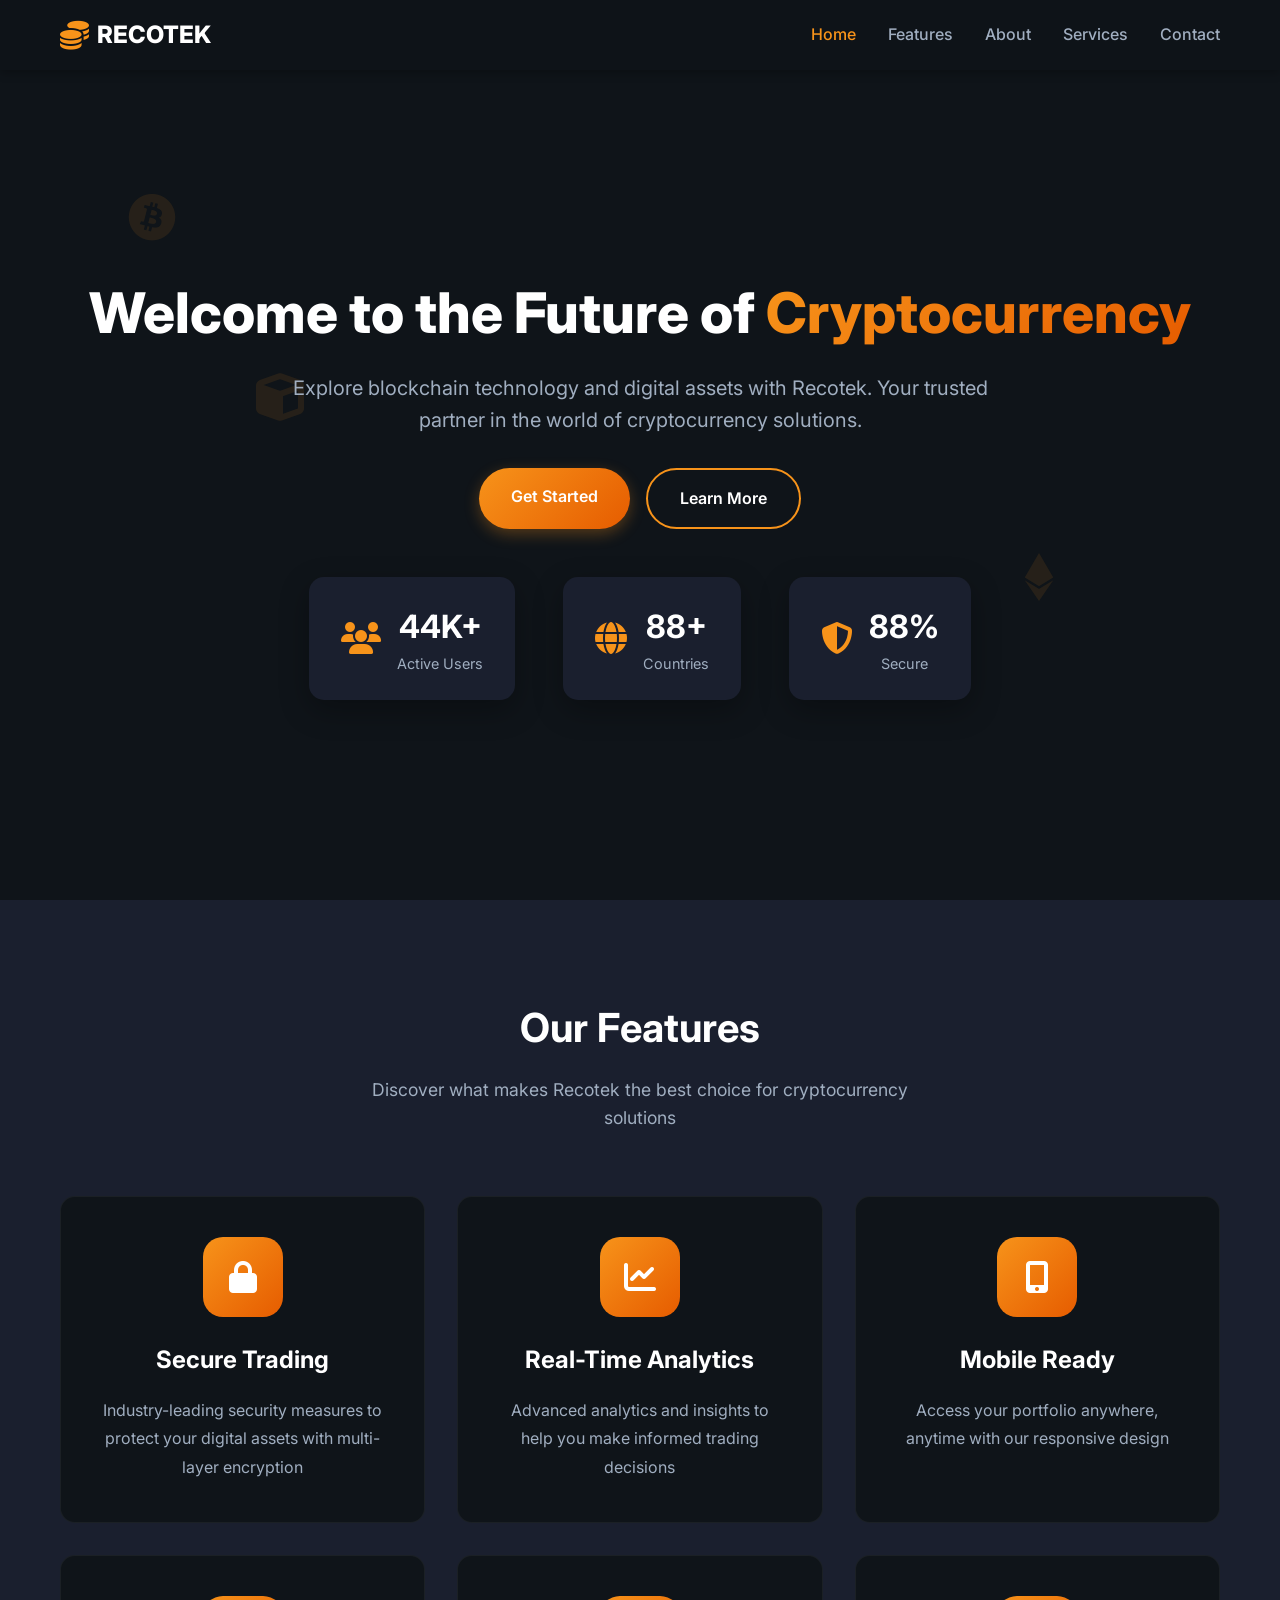
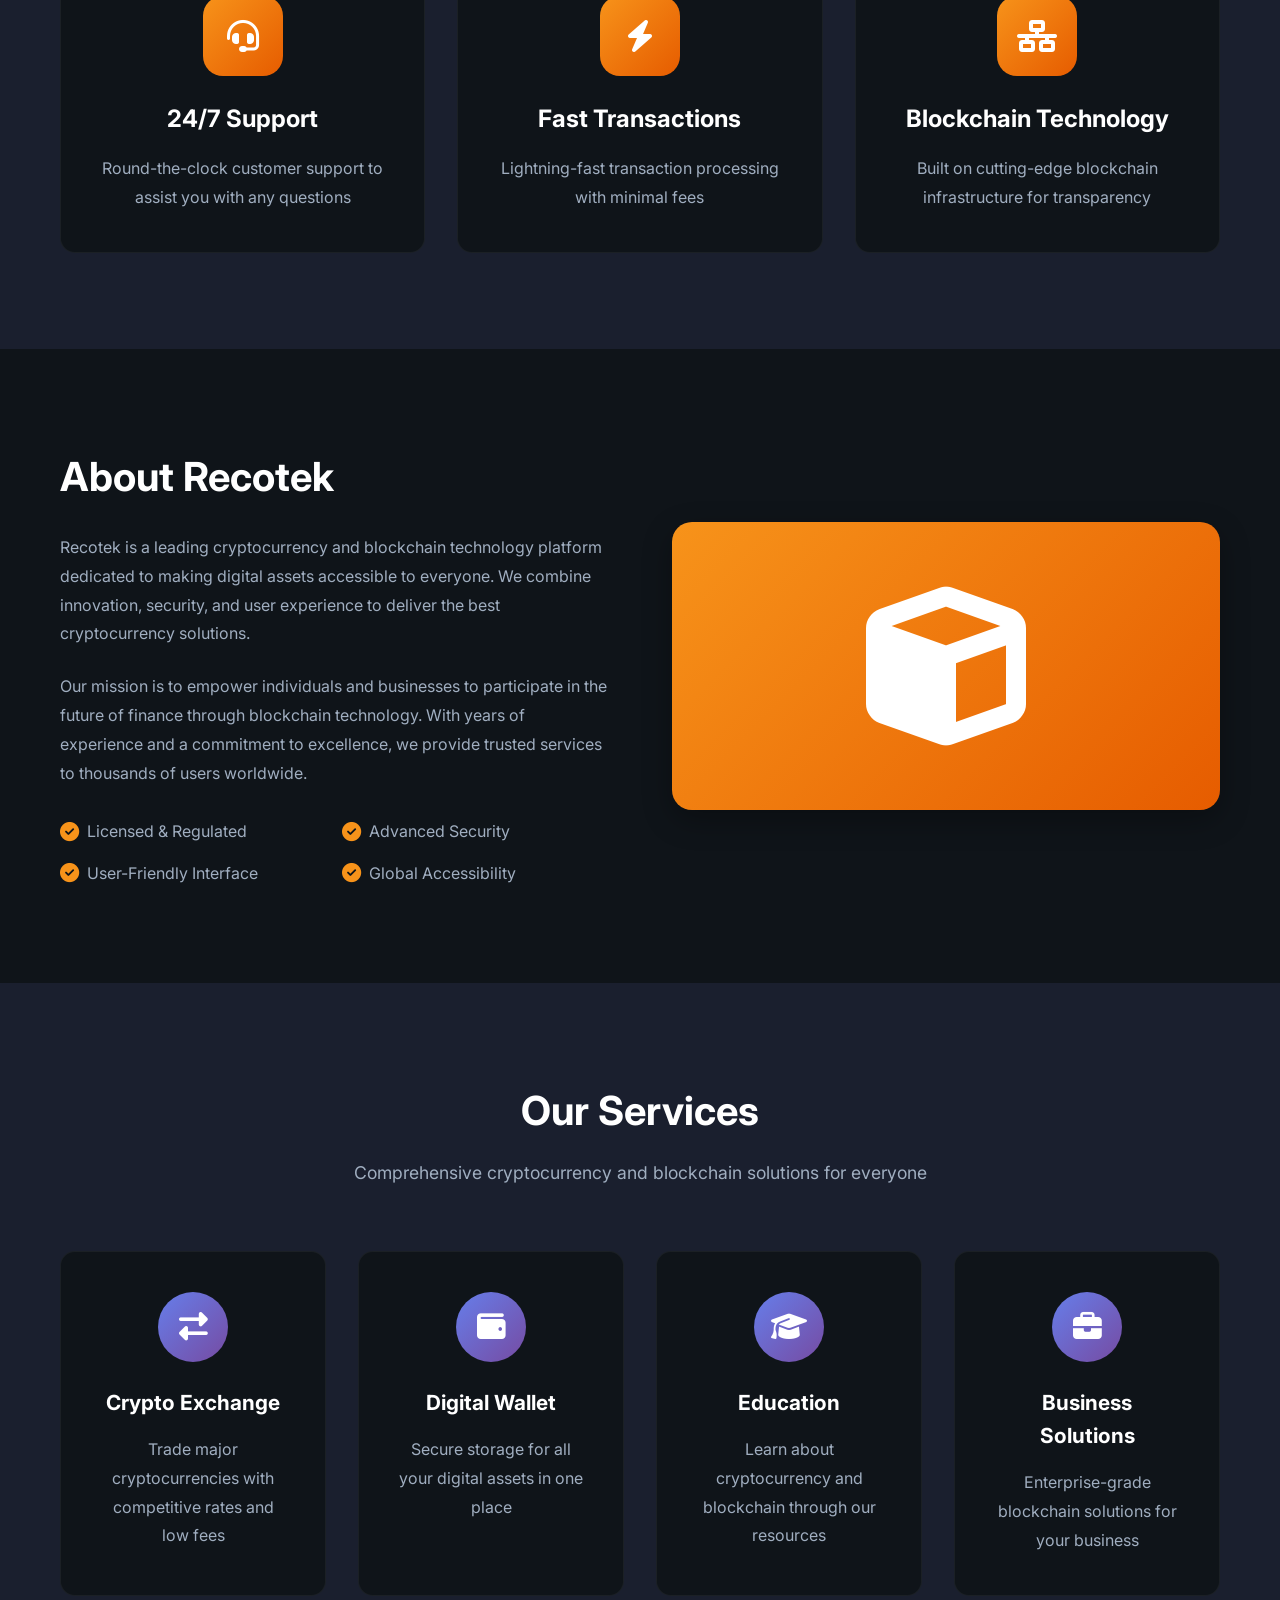
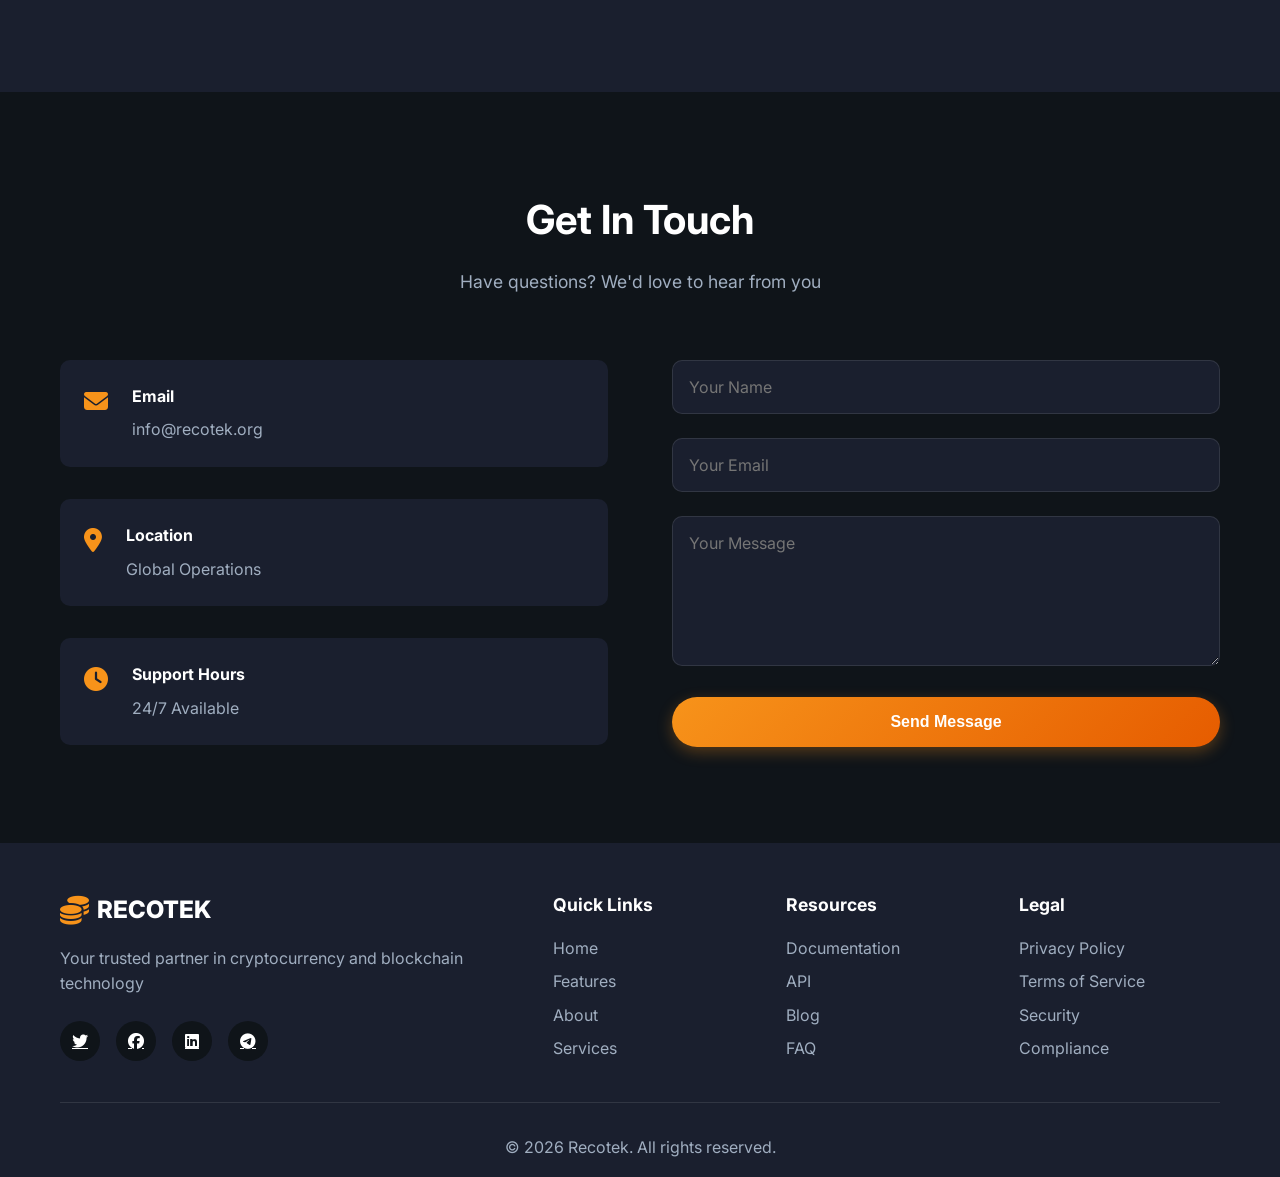
<file: index.html>
<!DOCTYPE html>
<html lang="en">
<head>
    <meta charset="UTF-8">
    <meta name="viewport" content="width=device-width, initial-scale=1.0">
    <meta name="description" content="Recotek - Your trusted partner in cryptocurrency and blockchain technology solutions">
    <meta name="keywords" content="cryptocurrency, blockchain, bitcoin, crypto trading, digital assets, recotek">
    <meta name="author" content="Recotek">
    
    <!-- Open Graph Meta Tags -->
    <meta property="og:title" content="Recotek - Cryptocurrency & Blockchain Solutions">
    <meta property="og:description" content="Leading provider of cryptocurrency and blockchain technology solutions">
    <meta property="og:type" content="website">
    <meta property="og:url" content="https://recotek.org">
    
    <title>Recotek - Cryptocurrency & Blockchain Solutions</title>
    
    <!-- Favicon -->
    <link rel="icon" type="image/png" href="data:image/svg+xml,<svg xmlns='http://www.w3.org/2000/svg' viewBox='0 0 100 100'><text y='.9em' font-size='90'>₿</text></svg>">
    
    <!-- Google Fonts -->
    <link href="https://fonts.googleapis.com/css2?family=Inter:wght@300;400;500;600;700;800&display=swap" rel="stylesheet">
    
    <!-- Font Awesome -->
    <link rel="stylesheet" href="https://cdnjs.cloudflare.com/ajax/libs/font-awesome/6.4.0/css/all.min.css">
    
    <!-- Custom CSS -->
    <link rel="stylesheet" href="css/style.css">
</head>
<body>
    <!-- Header -->
    <header class="header">
        <nav class="navbar">
            <div class="container">
                <div class="nav-wrapper">
                    <a href="#" class="logo">
                        <i class="fas fa-coins"></i>
                        <span>RECOTEK</span>
                    </a>
                    <ul class="nav-menu" id="navMenu">
                        <li><a href="#home" class="nav-link">Home</a></li>
                        <li><a href="#features" class="nav-link">Features</a></li>
                        <li><a href="#about" class="nav-link">About</a></li>
                        <li><a href="#services" class="nav-link">Services</a></li>
                        <li><a href="#contact" class="nav-link">Contact</a></li>
                    </ul>
                    <button class="menu-toggle" id="menuToggle">
                        <span></span>
                        <span></span>
                        <span></span>
                    </button>
                </div>
            </div>
        </nav>
    </header>

    <!-- Hero Section -->
    <section id="home" class="hero">
        <div class="container">
            <div class="hero-content">
                <h1 class="hero-title">
                    Welcome to the Future of
                    <span class="gradient-text">Cryptocurrency</span>
                </h1>
                <p class="hero-description">
                    Explore blockchain technology and digital assets with Recotek. 
                    Your trusted partner in the world of cryptocurrency solutions.
                </p>
                <div class="hero-buttons">
                    <a href="#features" class="btn btn-primary">Get Started</a>
                    <a href="#about" class="btn btn-secondary">Learn More</a>
                </div>
                <div class="crypto-stats">
                    <div class="stat-item">
                        <i class="fas fa-users"></i>
                        <div>
                            <h3>50K+</h3>
                            <p>Active Users</p>
                        </div>
                    </div>
                    <div class="stat-item">
                        <i class="fas fa-globe"></i>
                        <div>
                            <h3>100+</h3>
                            <p>Countries</p>
                        </div>
                    </div>
                    <div class="stat-item">
                        <i class="fas fa-shield-alt"></i>
                        <div>
                            <h3>100%</h3>
                            <p>Secure</p>
                        </div>
                    </div>
                </div>
            </div>
        </div>
        <div class="hero-bg-animation">
            <div class="crypto-icon" style="--i:1"><i class="fab fa-bitcoin"></i></div>
            <div class="crypto-icon" style="--i:2"><i class="fab fa-ethereum"></i></div>
            <div class="crypto-icon" style="--i:3"><i class="fas fa-cube"></i></div>
            <div class="crypto-icon" style="--i:4"><i class="fas fa-link"></i></div>
        </div>
    </section>

    <!-- Features Section -->
    <section id="features" class="features">
        <div class="container">
            <div class="section-header">
                <h2 class="section-title">Our Features</h2>
                <p class="section-description">Discover what makes Recotek the best choice for cryptocurrency solutions</p>
            </div>
            <div class="features-grid">
                <div class="feature-card">
                    <div class="feature-icon">
                        <i class="fas fa-lock"></i>
                    </div>
                    <h3>Secure Trading</h3>
                    <p>Industry-leading security measures to protect your digital assets with multi-layer encryption</p>
                </div>
                <div class="feature-card">
                    <div class="feature-icon">
                        <i class="fas fa-chart-line"></i>
                    </div>
                    <h3>Real-Time Analytics</h3>
                    <p>Advanced analytics and insights to help you make informed trading decisions</p>
                </div>
                <div class="feature-card">
                    <div class="feature-icon">
                        <i class="fas fa-mobile-alt"></i>
                    </div>
                    <h3>Mobile Ready</h3>
                    <p>Access your portfolio anywhere, anytime with our responsive design</p>
                </div>
                <div class="feature-card">
                    <div class="feature-icon">
                        <i class="fas fa-headset"></i>
                    </div>
                    <h3>24/7 Support</h3>
                    <p>Round-the-clock customer support to assist you with any questions</p>
                </div>
                <div class="feature-card">
                    <div class="feature-icon">
                        <i class="fas fa-bolt"></i>
                    </div>
                    <h3>Fast Transactions</h3>
                    <p>Lightning-fast transaction processing with minimal fees</p>
                </div>
                <div class="feature-card">
                    <div class="feature-icon">
                        <i class="fas fa-network-wired"></i>
                    </div>
                    <h3>Blockchain Technology</h3>
                    <p>Built on cutting-edge blockchain infrastructure for transparency</p>
                </div>
            </div>
        </div>
    </section>

    <!-- About Section -->
    <section id="about" class="about">
        <div class="container">
            <div class="about-content">
                <div class="about-text">
                    <h2 class="section-title">About Recotek</h2>
                    <p>Recotek is a leading cryptocurrency and blockchain technology platform dedicated to making digital assets accessible to everyone. We combine innovation, security, and user experience to deliver the best cryptocurrency solutions.</p>
                    <p>Our mission is to empower individuals and businesses to participate in the future of finance through blockchain technology. With years of experience and a commitment to excellence, we provide trusted services to thousands of users worldwide.</p>
                    <div class="about-features">
                        <div class="about-feature-item">
                            <i class="fas fa-check-circle"></i>
                            <span>Licensed & Regulated</span>
                        </div>
                        <div class="about-feature-item">
                            <i class="fas fa-check-circle"></i>
                            <span>Advanced Security</span>
                        </div>
                        <div class="about-feature-item">
                            <i class="fas fa-check-circle"></i>
                            <span>User-Friendly Interface</span>
                        </div>
                        <div class="about-feature-item">
                            <i class="fas fa-check-circle"></i>
                            <span>Global Accessibility</span>
                        </div>
                    </div>
                </div>
                <div class="about-image">
                    <div class="about-img-wrapper">
                        <i class="fas fa-cube crypto-cube"></i>
                    </div>
                </div>
            </div>
        </div>
    </section>

    <!-- Services Section -->
    <section id="services" class="services">
        <div class="container">
            <div class="section-header">
                <h2 class="section-title">Our Services</h2>
                <p class="section-description">Comprehensive cryptocurrency and blockchain solutions for everyone</p>
            </div>
            <div class="services-grid">
                <div class="service-card">
                    <div class="service-icon">
                        <i class="fas fa-exchange-alt"></i>
                    </div>
                    <h3>Crypto Exchange</h3>
                    <p>Trade major cryptocurrencies with competitive rates and low fees</p>
                </div>
                <div class="service-card">
                    <div class="service-icon">
                        <i class="fas fa-wallet"></i>
                    </div>
                    <h3>Digital Wallet</h3>
                    <p>Secure storage for all your digital assets in one place</p>
                </div>
                <div class="service-card">
                    <div class="service-icon">
                        <i class="fas fa-graduation-cap"></i>
                    </div>
                    <h3>Education</h3>
                    <p>Learn about cryptocurrency and blockchain through our resources</p>
                </div>
                <div class="service-card">
                    <div class="service-icon">
                        <i class="fas fa-briefcase"></i>
                    </div>
                    <h3>Business Solutions</h3>
                    <p>Enterprise-grade blockchain solutions for your business</p>
                </div>
            </div>
        </div>
    </section>

    <!-- Contact Section -->
    <section id="contact" class="contact">
        <div class="container">
            <div class="section-header">
                <h2 class="section-title">Get In Touch</h2>
                <p class="section-description">Have questions? We'd love to hear from you</p>
            </div>
            <div class="contact-content">
                <div class="contact-info">
                    <div class="contact-item">
                        <i class="fas fa-envelope"></i>
                        <div>
                            <h4>Email</h4>
                            <p>info@recotek.org</p>
                        </div>
                    </div>
                    <div class="contact-item">
                        <i class="fas fa-map-marker-alt"></i>
                        <div>
                            <h4>Location</h4>
                            <p>Global Operations</p>
                        </div>
                    </div>
                    <div class="contact-item">
                        <i class="fas fa-clock"></i>
                        <div>
                            <h4>Support Hours</h4>
                            <p>24/7 Available</p>
                        </div>
                    </div>
                </div>
                <form class="contact-form">
                    <div class="form-group">
                        <input type="text" placeholder="Your Name" required>
                    </div>
                    <div class="form-group">
                        <input type="email" placeholder="Your Email" required>
                    </div>
                    <div class="form-group">
                        <textarea placeholder="Your Message" rows="5" required></textarea>
                    </div>
                    <button type="submit" class="btn btn-primary">Send Message</button>
                </form>
            </div>
        </div>
    </section>

    <!-- Footer -->
    <footer class="footer">
        <div class="container">
            <div class="footer-content">
                <div class="footer-brand">
                    <a href="#" class="logo">
                        <i class="fas fa-coins"></i>
                        <span>RECOTEK</span>
                    </a>
                    <p>Your trusted partner in cryptocurrency and blockchain technology</p>
                    <div class="social-links">
                        <a href="#" aria-label="Twitter"><i class="fab fa-twitter"></i></a>
                        <a href="#" aria-label="Facebook"><i class="fab fa-facebook"></i></a>
                        <a href="#" aria-label="LinkedIn"><i class="fab fa-linkedin"></i></a>
                        <a href="#" aria-label="Telegram"><i class="fab fa-telegram"></i></a>
                    </div>
                </div>
                <div class="footer-links">
                    <div class="footer-column">
                        <h4>Quick Links</h4>
                        <ul>
                            <li><a href="#home">Home</a></li>
                            <li><a href="#features">Features</a></li>
                            <li><a href="#about">About</a></li>
                            <li><a href="#services">Services</a></li>
                        </ul>
                    </div>
                    <div class="footer-column">
                        <h4>Resources</h4>
                        <ul>
                            <li><a href="#">Documentation</a></li>
                            <li><a href="#">API</a></li>
                            <li><a href="#">Blog</a></li>
                            <li><a href="#">FAQ</a></li>
                        </ul>
                    </div>
                    <div class="footer-column">
                        <h4>Legal</h4>
                        <ul>
                            <li><a href="#">Privacy Policy</a></li>
                            <li><a href="#">Terms of Service</a></li>
                            <li><a href="#">Security</a></li>
                            <li><a href="#">Compliance</a></li>
                        </ul>
                    </div>
                </div>
            </div>
            <div class="footer-bottom">
                <p>&copy; 2026 Recotek. All rights reserved.</p>
            </div>
        </div>
    </footer>

    <!-- Custom JavaScript -->
    <script src="js/script.js"></script>
</body>
</html>
</file>
<file: css/style.css>
/* ===========================
   Global Styles & Reset
   =========================== */
* {
    margin: 0;
    padding: 0;
    box-sizing: border-box;
}

:root {
    --primary-color: #f7931a;
    --secondary-color: #4a90e2;
    --dark-bg: #0f1419;
    --dark-secondary: #1a1f2e;
    --text-primary: #ffffff;
    --text-secondary: #a0aec0;
    --gradient-1: linear-gradient(135deg, #f7931a 0%, #e65c00 100%);
    --gradient-2: linear-gradient(135deg, #667eea 0%, #764ba2 100%);
    --shadow: 0 10px 30px rgba(0, 0, 0, 0.3);
    --transition: all 0.3s ease;
}

html {
    scroll-behavior: smooth;
}

body {
    font-family: 'Inter', sans-serif;
    line-height: 1.6;
    color: var(--text-primary);
    background-color: var(--dark-bg);
    overflow-x: hidden;
}

.container {
    max-width: 1200px;
    margin: 0 auto;
    padding: 0 20px;
}

/* ===========================
   Header & Navigation
   =========================== */
.header {
    position: fixed;
    top: 0;
    width: 100%;
    background: rgba(15, 20, 25, 0.95);
    backdrop-filter: blur(10px);
    z-index: 1000;
    box-shadow: 0 2px 10px rgba(0, 0, 0, 0.3);
}

.navbar {
    padding: 1rem 0;
}

.nav-wrapper {
    display: flex;
    justify-content: space-between;
    align-items: center;
}

.logo {
    display: flex;
    align-items: center;
    gap: 0.5rem;
    font-size: 1.5rem;
    font-weight: 800;
    color: var(--text-primary);
    text-decoration: none;
    transition: var(--transition);
}

.logo i {
    color: var(--primary-color);
    font-size: 1.8rem;
}

.logo:hover {
    transform: scale(1.05);
}

.nav-menu {
    display: flex;
    list-style: none;
    gap: 2rem;
    align-items: center;
}

.nav-link {
    color: var(--text-secondary);
    text-decoration: none;
    font-weight: 500;
    transition: var(--transition);
    position: relative;
}

.nav-link::after {
    content: '';
    position: absolute;
    bottom: -5px;
    left: 0;
    width: 0;
    height: 2px;
    background: var(--gradient-1);
    transition: var(--transition);
}

.nav-link:hover {
    color: var(--primary-color);
}

.nav-link:hover::after {
    width: 100%;
}

.menu-toggle {
    display: none;
    flex-direction: column;
    gap: 5px;
    background: none;
    border: none;
    cursor: pointer;
}

.menu-toggle span {
    width: 25px;
    height: 3px;
    background: var(--text-primary);
    transition: var(--transition);
}

/* ===========================
   Hero Section
   =========================== */
.hero {
    position: relative;
    min-height: 100vh;
    display: flex;
    align-items: center;
    padding-top: 80px;
    overflow: hidden;
}

.hero-content {
    position: relative;
    z-index: 2;
    text-align: center;
    padding: 4rem 0;
}

.hero-title {
    font-size: 3.5rem;
    font-weight: 800;
    line-height: 1.2;
    margin-bottom: 1.5rem;
    animation: fadeInUp 1s ease;
}

.gradient-text {
    background: var(--gradient-1);
    -webkit-background-clip: text;
    -webkit-text-fill-color: transparent;
    background-clip: text;
}

.hero-description {
    font-size: 1.25rem;
    color: var(--text-secondary);
    max-width: 700px;
    margin: 0 auto 2rem;
    animation: fadeInUp 1s ease 0.2s backwards;
}

.hero-buttons {
    display: flex;
    gap: 1rem;
    justify-content: center;
    margin-bottom: 3rem;
    animation: fadeInUp 1s ease 0.4s backwards;
}

.btn {
    padding: 1rem 2rem;
    font-size: 1rem;
    font-weight: 600;
    border: none;
    border-radius: 50px;
    cursor: pointer;
    text-decoration: none;
    transition: var(--transition);
    display: inline-block;
}

.btn-primary {
    background: var(--gradient-1);
    color: white;
    box-shadow: 0 5px 15px rgba(247, 147, 26, 0.3);
}

.btn-primary:hover {
    transform: translateY(-3px);
    box-shadow: 0 8px 20px rgba(247, 147, 26, 0.4);
}

.btn-secondary {
    background: transparent;
    color: var(--text-primary);
    border: 2px solid var(--primary-color);
}

.btn-secondary:hover {
    background: var(--primary-color);
    transform: translateY(-3px);
}

.crypto-stats {
    display: flex;
    justify-content: center;
    gap: 3rem;
    margin-top: 3rem;
    animation: fadeInUp 1s ease 0.6s backwards;
}

.stat-item {
    display: flex;
    align-items: center;
    gap: 1rem;
    padding: 1.5rem 2rem;
    background: var(--dark-secondary);
    border-radius: 15px;
    box-shadow: var(--shadow);
}

.stat-item i {
    font-size: 2rem;
    color: var(--primary-color);
}

.stat-item h3 {
    font-size: 2rem;
    font-weight: 700;
}

.stat-item p {
    color: var(--text-secondary);
    font-size: 0.9rem;
}

/* Hero Background Animation */
.hero-bg-animation {
    position: absolute;
    top: 0;
    left: 0;
    width: 100%;
    height: 100%;
    overflow: hidden;
    z-index: 1;
}

.crypto-icon {
    position: absolute;
    font-size: 3rem;
    color: rgba(247, 147, 26, 0.1);
    animation: float 15s infinite ease-in-out;
    animation-delay: calc(var(--i) * -3s);
}

.crypto-icon:nth-child(1) { top: 20%; left: 10%; }
.crypto-icon:nth-child(2) { top: 60%; left: 80%; }
.crypto-icon:nth-child(3) { top: 40%; left: 20%; }
.crypto-icon:nth-child(4) { top: 70%; left: 70%; }

@keyframes float {
    0%, 100% { transform: translateY(0) rotate(0deg); }
    50% { transform: translateY(-30px) rotate(180deg); }
}

@keyframes fadeInUp {
    from {
        opacity: 0;
        transform: translateY(30px);
    }
    to {
        opacity: 1;
        transform: translateY(0);
    }
}

/* ===========================
   Features Section
   =========================== */
.features {
    padding: 6rem 0;
    background: var(--dark-secondary);
}

.section-header {
    text-align: center;
    margin-bottom: 4rem;
}

.section-title {
    font-size: 2.5rem;
    font-weight: 700;
    margin-bottom: 1rem;
}

.section-description {
    font-size: 1.1rem;
    color: var(--text-secondary);
    max-width: 600px;
    margin: 0 auto;
}

.features-grid {
    display: grid;
    grid-template-columns: repeat(auto-fit, minmax(300px, 1fr));
    gap: 2rem;
}

.feature-card {
    background: var(--dark-bg);
    padding: 2.5rem;
    border-radius: 15px;
    text-align: center;
    transition: var(--transition);
    border: 1px solid rgba(255, 255, 255, 0.05);
}

.feature-card:hover {
    transform: translateY(-10px);
    box-shadow: var(--shadow);
    border-color: var(--primary-color);
}

.feature-icon {
    width: 80px;
    height: 80px;
    margin: 0 auto 1.5rem;
    background: var(--gradient-1);
    border-radius: 20px;
    display: flex;
    align-items: center;
    justify-content: center;
    font-size: 2rem;
}

.feature-card h3 {
    font-size: 1.5rem;
    margin-bottom: 1rem;
}

.feature-card p {
    color: var(--text-secondary);
    line-height: 1.8;
}

/* ===========================
   About Section
   =========================== */
.about {
    padding: 6rem 0;
    background: var(--dark-bg);
}

.about-content {
    display: grid;
    grid-template-columns: 1fr 1fr;
    gap: 4rem;
    align-items: center;
}

.about-text h2 {
    margin-bottom: 1.5rem;
}

.about-text p {
    color: var(--text-secondary);
    margin-bottom: 1.5rem;
    line-height: 1.8;
}

.about-features {
    display: grid;
    grid-template-columns: 1fr 1fr;
    gap: 1rem;
    margin-top: 2rem;
}

.about-feature-item {
    display: flex;
    align-items: center;
    gap: 0.5rem;
    color: var(--text-secondary);
}

.about-feature-item i {
    color: var(--primary-color);
    font-size: 1.2rem;
}

.about-img-wrapper {
    background: var(--gradient-1);
    border-radius: 20px;
    padding: 4rem;
    display: flex;
    align-items: center;
    justify-content: center;
    box-shadow: var(--shadow);
}

.crypto-cube {
    font-size: 10rem;
    color: white;
    animation: rotate3d 10s infinite linear;
}

@keyframes rotate3d {
    from { transform: rotateY(0deg) rotateX(0deg); }
    to { transform: rotateY(360deg) rotateX(360deg); }
}

/* ===========================
   Services Section
   =========================== */
.services {
    padding: 6rem 0;
    background: var(--dark-secondary);
}

.services-grid {
    display: grid;
    grid-template-columns: repeat(auto-fit, minmax(250px, 1fr));
    gap: 2rem;
}

.service-card {
    background: var(--dark-bg);
    padding: 2.5rem;
    border-radius: 15px;
    text-align: center;
    transition: var(--transition);
    border: 1px solid rgba(255, 255, 255, 0.05);
}

.service-card:hover {
    transform: translateY(-10px);
    box-shadow: var(--shadow);
}

.service-icon {
    width: 70px;
    height: 70px;
    margin: 0 auto 1.5rem;
    background: var(--gradient-2);
    border-radius: 50%;
    display: flex;
    align-items: center;
    justify-content: center;
    font-size: 1.8rem;
}

.service-card h3 {
    font-size: 1.3rem;
    margin-bottom: 1rem;
}

.service-card p {
    color: var(--text-secondary);
    line-height: 1.8;
}

/* ===========================
   Contact Section
   =========================== */
.contact {
    padding: 6rem 0;
    background: var(--dark-bg);
}

.contact-content {
    display: grid;
    grid-template-columns: 1fr 1fr;
    gap: 4rem;
    margin-top: 3rem;
}

.contact-info {
    display: flex;
    flex-direction: column;
    gap: 2rem;
}

.contact-item {
    display: flex;
    gap: 1.5rem;
    align-items: flex-start;
    padding: 1.5rem;
    background: var(--dark-secondary);
    border-radius: 10px;
}

.contact-item i {
    font-size: 1.5rem;
    color: var(--primary-color);
    margin-top: 0.3rem;
}

.contact-item h4 {
    margin-bottom: 0.5rem;
}

.contact-item p {
    color: var(--text-secondary);
}

.contact-form {
    display: flex;
    flex-direction: column;
    gap: 1.5rem;
}

.form-group input,
.form-group textarea {
    width: 100%;
    padding: 1rem;
    background: var(--dark-secondary);
    border: 1px solid rgba(255, 255, 255, 0.1);
    border-radius: 10px;
    color: var(--text-primary);
    font-family: inherit;
    font-size: 1rem;
    transition: var(--transition);
}

.form-group input:focus,
.form-group textarea:focus {
    outline: none;
    border-color: var(--primary-color);
}

.form-group textarea {
    resize: vertical;
    min-height: 150px;
}

/* ===========================
   Footer
   =========================== */
.footer {
    background: var(--dark-secondary);
    padding: 3rem 0 1rem;
}

.footer-content {
    display: grid;
    grid-template-columns: 2fr 3fr;
    gap: 3rem;
    margin-bottom: 2rem;
}

.footer-brand p {
    margin: 1rem 0;
    color: var(--text-secondary);
}

.social-links {
    display: flex;
    gap: 1rem;
    margin-top: 1.5rem;
}

.social-links a {
    width: 40px;
    height: 40px;
    background: var(--dark-bg);
    border-radius: 50%;
    display: flex;
    align-items: center;
    justify-content: center;
    color: var(--text-primary);
    transition: var(--transition);
}

.social-links a:hover {
    background: var(--gradient-1);
    transform: translateY(-3px);
}

.footer-links {
    display: grid;
    grid-template-columns: repeat(3, 1fr);
    gap: 2rem;
}

.footer-column h4 {
    margin-bottom: 1rem;
    font-size: 1.1rem;
}

.footer-column ul {
    list-style: none;
}

.footer-column ul li {
    margin-bottom: 0.5rem;
}

.footer-column a {
    color: var(--text-secondary);
    text-decoration: none;
    transition: var(--transition);
}

.footer-column a:hover {
    color: var(--primary-color);
}

.footer-bottom {
    text-align: center;
    padding-top: 2rem;
    border-top: 1px solid rgba(255, 255, 255, 0.1);
    color: var(--text-secondary);
}

/* ===========================
   Responsive Design
   =========================== */
@media (max-width: 768px) {
    .menu-toggle {
        display: flex;
    }

    .nav-menu {
        position: fixed;
        top: 70px;
        left: -100%;
        width: 100%;
        background: var(--dark-bg);
        flex-direction: column;
        padding: 2rem;
        box-shadow: var(--shadow);
        transition: var(--transition);
    }

    .nav-menu.active {
        left: 0;
    }

    .hero-title {
        font-size: 2rem;
    }

    .hero-description {
        font-size: 1rem;
    }

    .hero-buttons {
        flex-direction: column;
        align-items: center;
    }

    .crypto-stats {
        flex-direction: column;
        gap: 1rem;
    }

    .about-content,
    .contact-content,
    .footer-content {
        grid-template-columns: 1fr;
    }

    .footer-links {
        grid-template-columns: 1fr;
    }

    .features-grid,
    .services-grid {
        grid-template-columns: 1fr;
    }

    .section-title {
        font-size: 2rem;
    }
}

@media (max-width: 480px) {
    .hero-title {
        font-size: 1.75rem;
    }

    .stat-item {
        flex-direction: column;
        text-align: center;
        padding: 1rem;
    }

    .crypto-cube {
        font-size: 6rem;
    }
}
</file>
